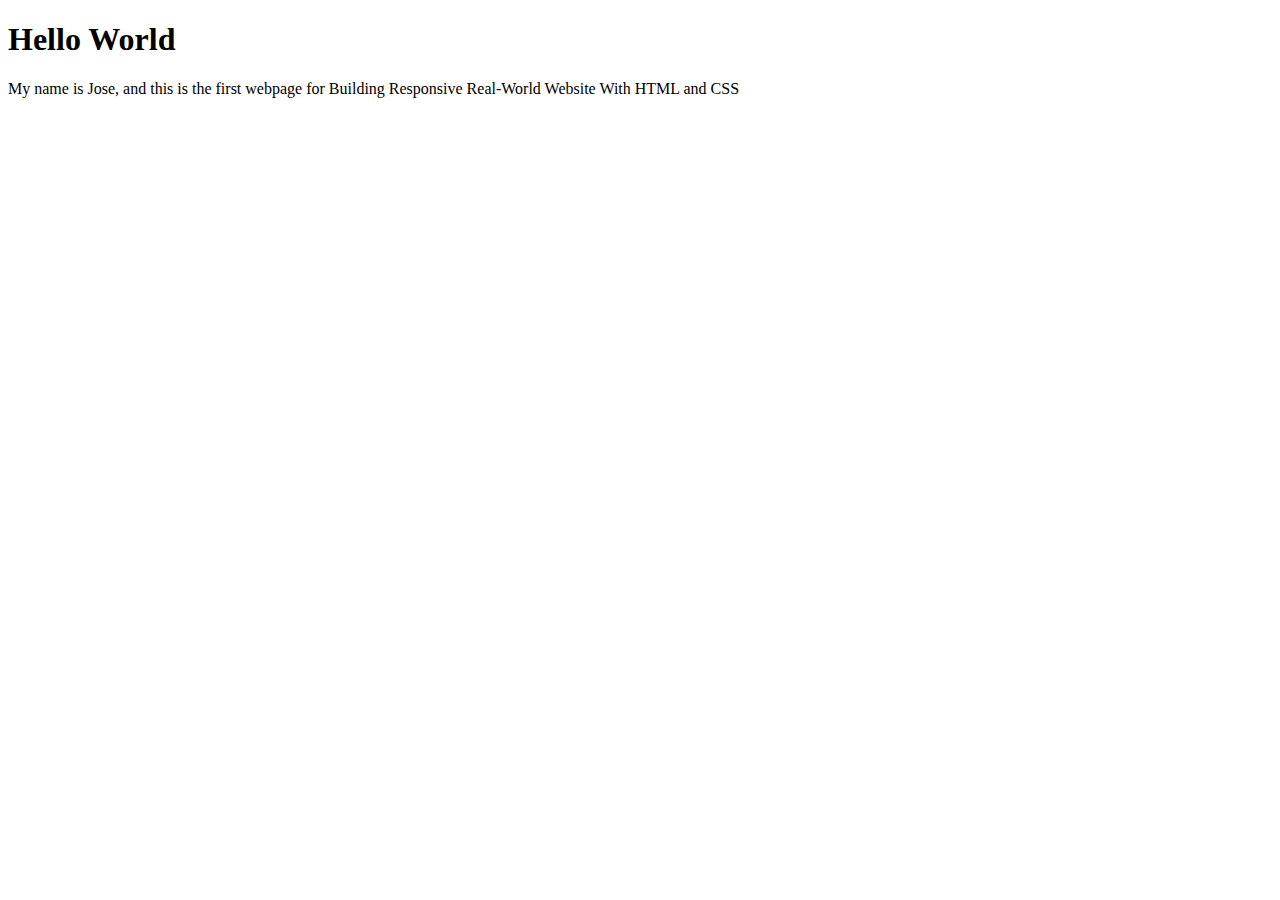
<file: 01-Welcome and First Steps/index.html>
<!DOCTYPE html>
<html lang="en">
  <head>
    <meta charset="UTF-8" />
    <meta http-equiv="X-UA-Compatible" content="IE=edge" />
    <meta name="viewport" content="width=device-width, initial-scale=1.0" />
    <title>Initial Webpage</title>
  </head>
  <body>
    <h1>Hello World</h1>
    <p>
      My name is Jose, and this is the first webpage for Building Responsive
      Real-World Website With HTML and CSS
    </p>
  </body>
</html>
</file>
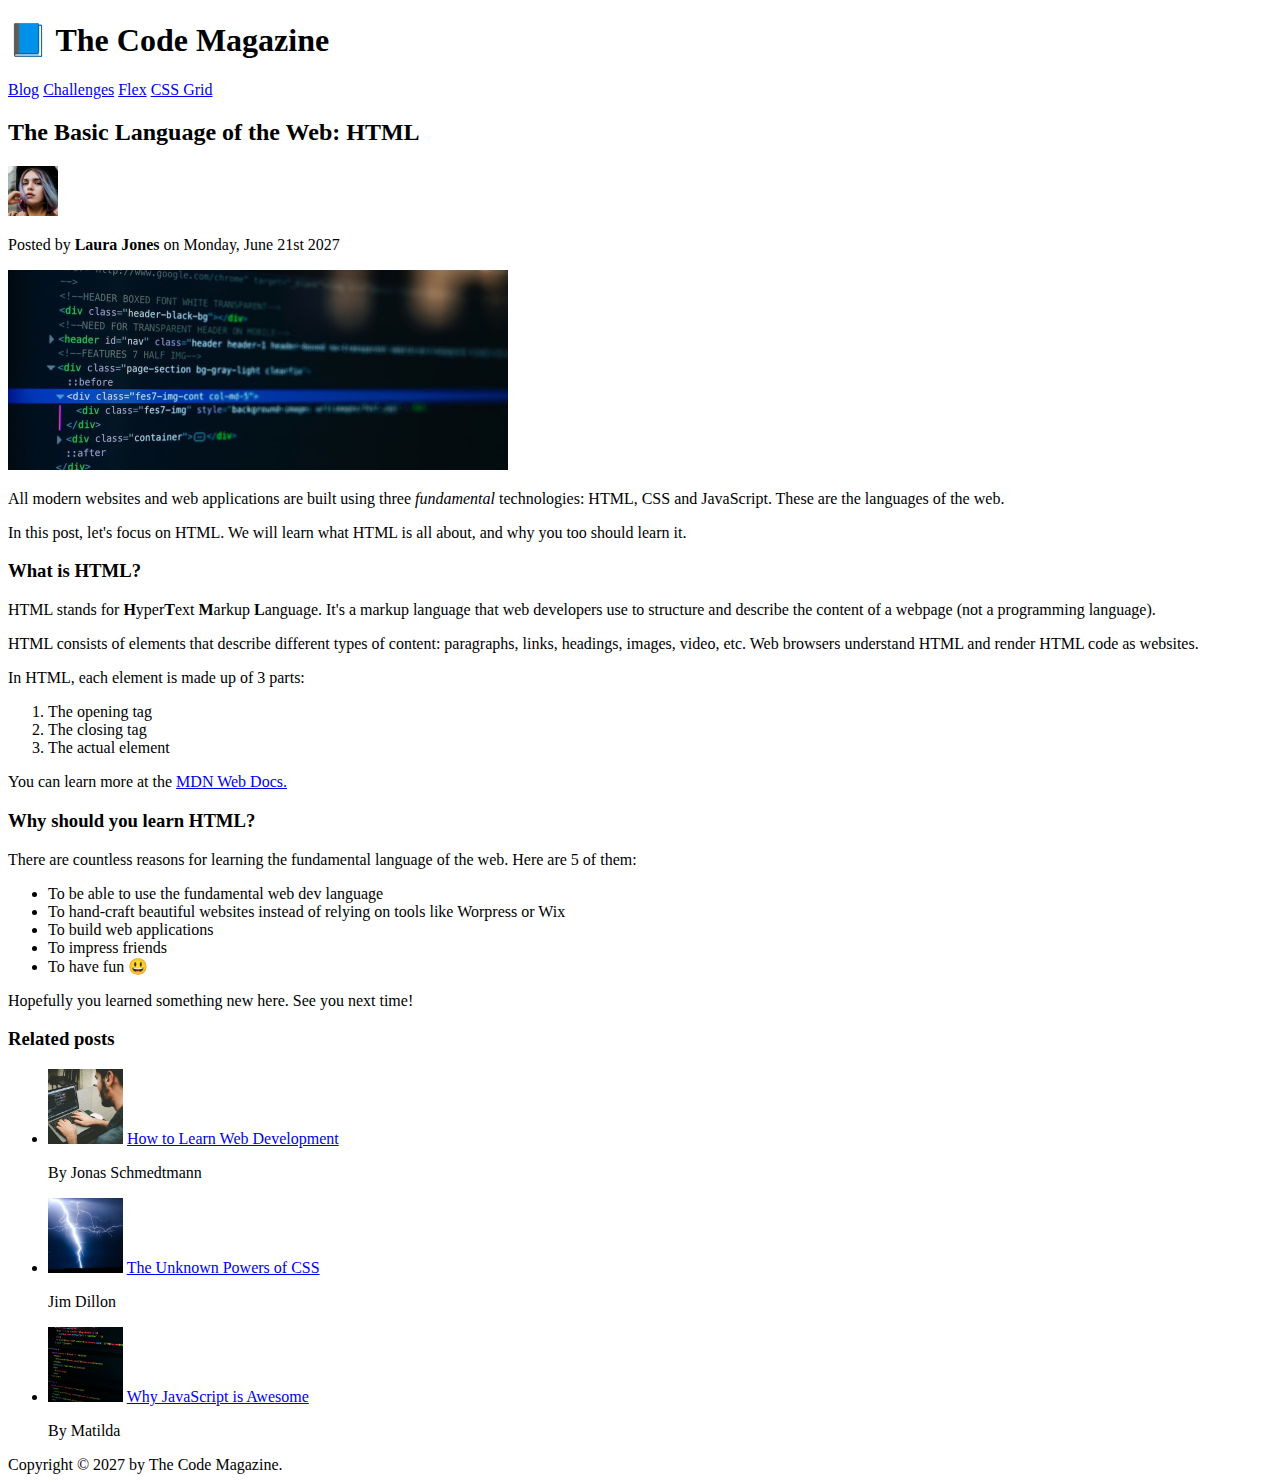
<file: 02-HTML Fundamentals/index.html>
<!DOCTYPE html>
<html lang="en">
  <head>
    <meta charset="UTF-8" />
    <meta http-equiv="X-UA-Compatible" content="IE=edge" />
    <meta name="viewport" content="width=device-width, initial-scale=1.0" />
    <title>The Basic Language of the Web: HTML</title>
  </head>
  <body>
    <header>
      <h1>📘 The Code Magazine</h1>

      <nav>
        <a href="blog.html">Blog</a>
        <a href="#">Challenges</a>
        <a href="#">Flex</a>
        <a href="#">CSS Grid</a>
      </nav>
    </header>

    <article>
      <header>
        <h2>The Basic Language of the Web: HTML</h2>

        <img
          src="../02-HTML Fundamentals/img/laura-jones.jpg"
          alt="Authors picture"
          width="50"
          height="50"
        />

        <p>Posted by <strong>Laura Jones</strong> on Monday, June 21st 2027</p>

        <img
          src="../02-HTML Fundamentals/img/post-img.jpg"
          alt="HTML code on a screen"
          width="500"
          height="200"
        />
      </header>

      <p>
        All modern websites and web applications are built using three
        <em>fundamental</em>
        technologies: HTML, CSS and JavaScript. These are the languages of the
        web.
      </p>
      <p>
        In this post, let's focus on HTML. We will learn what HTML is all about,
        and why you too should learn it.
      </p>

      <h3>What is HTML?</h3>
      <p>
        HTML stands for <strong>H</strong>yper<strong>T</strong>ext
        <strong>M</strong>arkup <strong>L</strong>anguage. It's a markup
        language that web developers use to structure and describe the content
        of a webpage (not a programming language).
      </p>
      <p>
        HTML consists of elements that describe different types of content:
        paragraphs, links, headings, images, video, etc. Web browsers understand
        HTML and render HTML code as websites.
      </p>
      <p>In HTML, each element is made up of 3 parts:</p>

      <ol>
        <li>The opening tag</li>
        <li>The closing tag</li>
        <li>The actual element</li>
      </ol>

      <p>
        You can learn more at the
        <a
          href="https://developer.mozilla.org/en-US/docs/Web/HTML"
          target="_blank"
          >MDN Web Docs.</a
        >
      </p>

      <h3>Why should you learn HTML?</h3>

      <p>
        There are countless reasons for learning the fundamental language of the
        web. Here are 5 of them:
      </p>
      <ul>
        <li>To be able to use the fundamental web dev language</li>
        <li>
          To hand-craft beautiful websites instead of relying on tools like
          Worpress or Wix
        </li>
        <li>To build web applications</li>
        <li>To impress friends</li>
        <li>To have fun 😃</li>
      </ul>
      <p>Hopefully you learned something new here. See you next time!</p>
    </article>

    <aside>
      <h3>Related posts</h3>
      <ul>
        <li>
          <img
            src="img/related-1.jpg"
            alt="Related image 1"
            width="75"
            height="75"
          />
          <a href="#">How to Learn Web Development</a>
          <p>By Jonas Schmedtmann</p>
        </li>
        <li>
          <img
            src="img/related-2.jpg"
            alt="Related image 2"
            width="75"
            height="75"
          />
          <a href="#">The Unknown Powers of CSS</a>
          <p>Jim Dillon</p>
        </li>
        <li>
          <img
            src="img/related-3.jpg"
            alt="Related image 3"
            width="75"
            height="75"
          />
          <a href="#">Why JavaScript is Awesome</a>
          <p>By Matilda</p>
        </li>
      </ul>
    </aside>

    <footer>Copyright &copy; 2027 by The Code Magazine.</footer>
  </body>
</html>
</file>
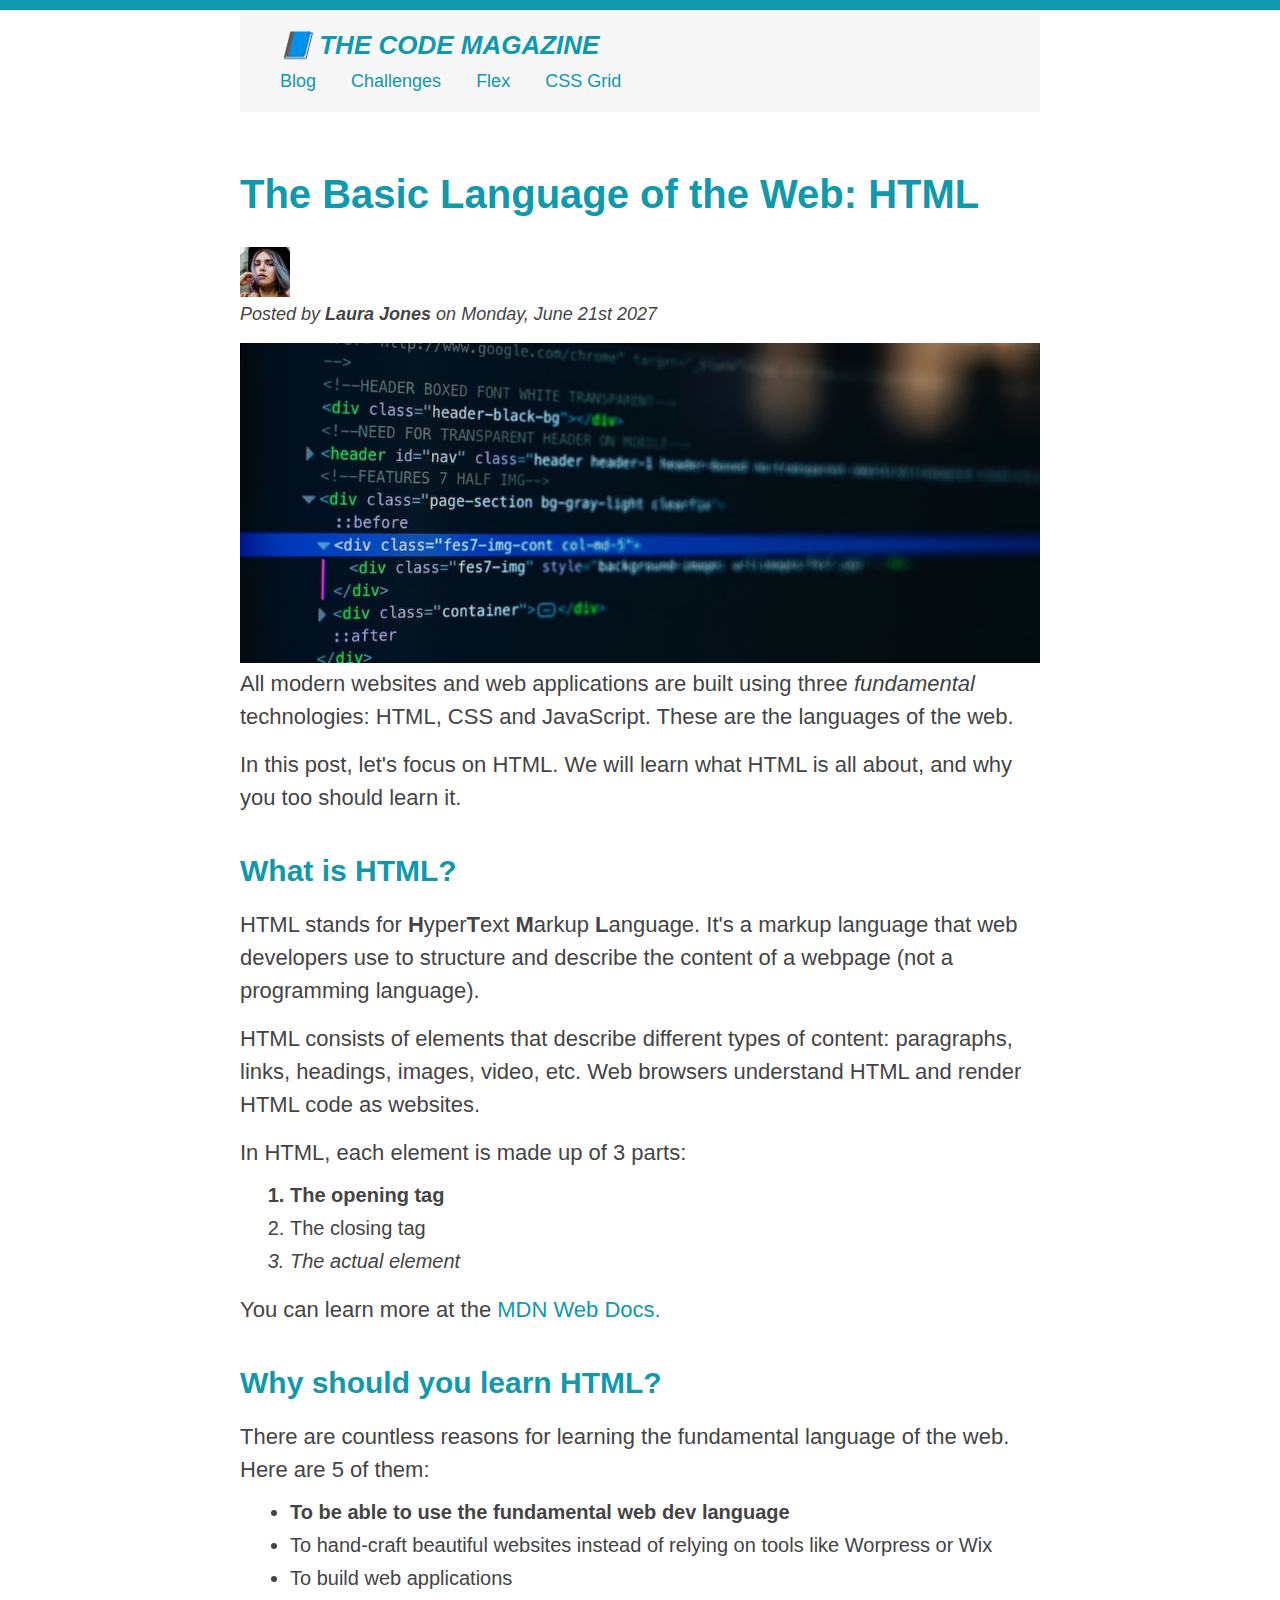
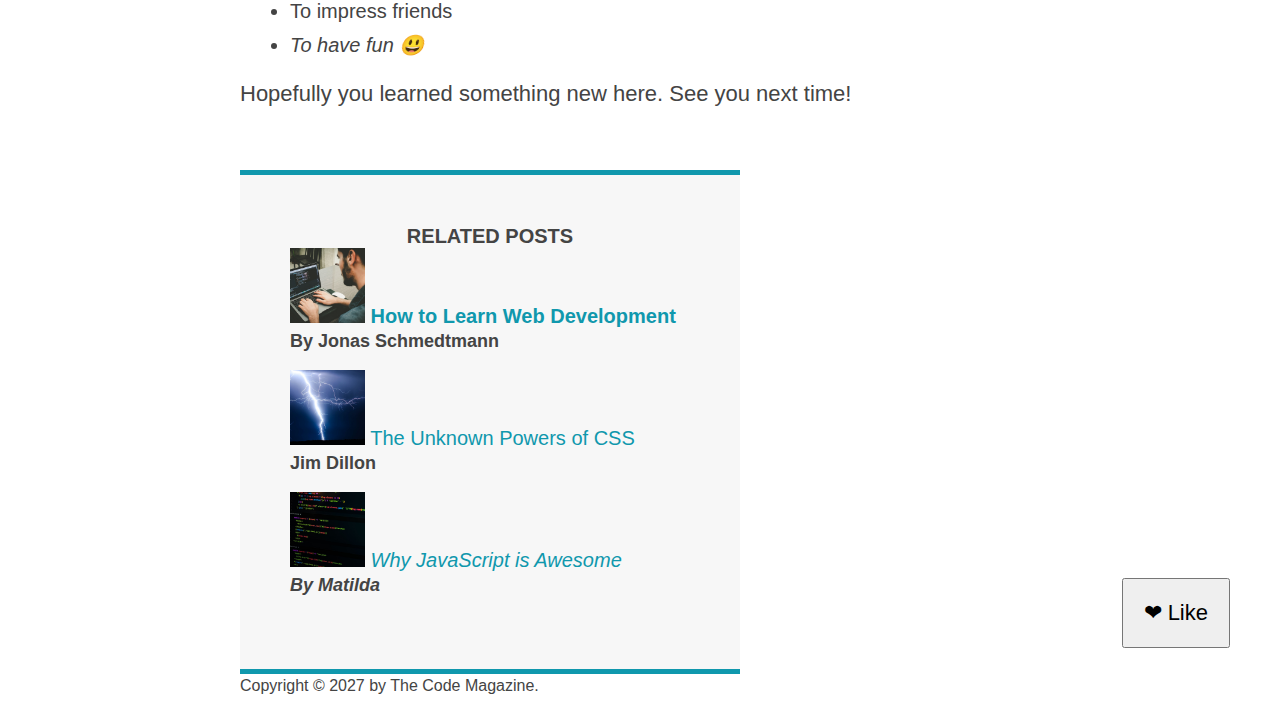
<file: 03-CSS-Fundamentals/index.html>
<!DOCTYPE html>
<html lang="en">
  <head>
    <meta charset="UTF-8" />
    <link href="../03-CSS-Fundamentals/style.css" rel="stylesheet" />
    <meta http-equiv="X-UA-Compatible" content="IE=edge" />
    <meta name="viewport" content="width=device-width, initial-scale=1.0" />
    <title>The Basic Language of the Web: HTML</title>
  </head>
  <body>
    <div class="container">
      <header class="main-header">
        <h1>📘 The Code Magazine</h1>

        <nav>
          <a href="blog.html">Blog</a>
          <a href="#">Challenges</a>
          <a href="#">Flex</a>
          <a href="#">CSS Grid</a>
        </nav>
      </header>

      <article>
        <header class="post-header">
          <h2>The Basic Language of the Web: HTML</h2>

          <img
            src="../02-HTML Fundamentals/img/laura-jones.jpg"
            alt="Authors picture"
            width="50"
            height="50"
          />

          <p id="author">
            Posted by <strong>Laura Jones</strong> on Monday, June 21st 2027
          </p>

          <img
            src="../02-HTML Fundamentals/img/post-img.jpg"
            alt="HTML code on a screen"
            width="500"
            height="200"
            class="post-img"
          />
          <button>❤ Like</button>
        </header>

        <p>
          All modern websites and web applications are built using three
          <em>fundamental</em>
          technologies: HTML, CSS and JavaScript. These are the languages of the
          web.
        </p>
        <p>
          In this post, let's focus on HTML. We will learn what HTML is all
          about, and why you too should learn it.
        </p>

        <h3>What is HTML?</h3>
        <p>
          HTML stands for <strong>H</strong>yper<strong>T</strong>ext
          <strong>M</strong>arkup <strong>L</strong>anguage. It's a markup
          language that web developers use to structure and describe the content
          of a webpage (not a programming language).
        </p>
        <p>
          HTML consists of elements that describe different types of content:
          paragraphs, links, headings, images, video, etc. Web browsers
          understand HTML and render HTML code as websites.
        </p>
        <p>In HTML, each element is made up of 3 parts:</p>

        <ol>
          <li class="first-li">The opening tag</li>
          <li>The closing tag</li>
          <li>The actual element</li>
        </ol>

        <p>
          You can learn more at the
          <a
            href="https://developer.mozilla.org/en-US/docs/Web/HTML"
            target="_blank"
            >MDN Web Docs.</a
          >
        </p>

        <h3>Why should you learn HTML?</h3>

        <p>
          There are countless reasons for learning the fundamental language of
          the web. Here are 5 of them:
        </p>
        <ul>
          <li class="first-li">
            To be able to use the fundamental web dev language
          </li>
          <li>
            To hand-craft beautiful websites instead of relying on tools like
            Worpress or Wix
          </li>
          <li>To build web applications</li>
          <li>To impress friends</li>
          <li>To have fun 😃</li>
        </ul>
        <p>Hopefully you learned something new here. See you next time!</p>
      </article>

      <aside>
        <h4>Related posts</h4>
        <ul class="related">
          <li>
            <img
              src="img/related-1.jpg"
              alt="Related image 1"
              width="75"
              height="75"
            />
            <a href="#">How to Learn Web Development</a>
            <p class="related-author">By Jonas Schmedtmann</p>
          </li>
          <li>
            <img
              src="img/related-2.jpg"
              alt="Related image 2"
              width="75"
              height="75"
            />
            <a href="#">The Unknown Powers of CSS</a>
            <p class="related-author">Jim Dillon</p>
          </li>
          <li>
            <img
              src="img/related-3.jpg"
              alt="Related image 3"
              width="75"
              height="75"
            />
            <a href="#">Why JavaScript is Awesome</a>
            <p class="related-author">By Matilda</p>
          </li>
        </ul>
      </aside>

      <footer>
        <p id="copyright" class="copyright text">
          Copyright &copy; 2027 by The Code Magazine.
        </p>
      </footer>
    </div>
  </body>
</html>
</file>
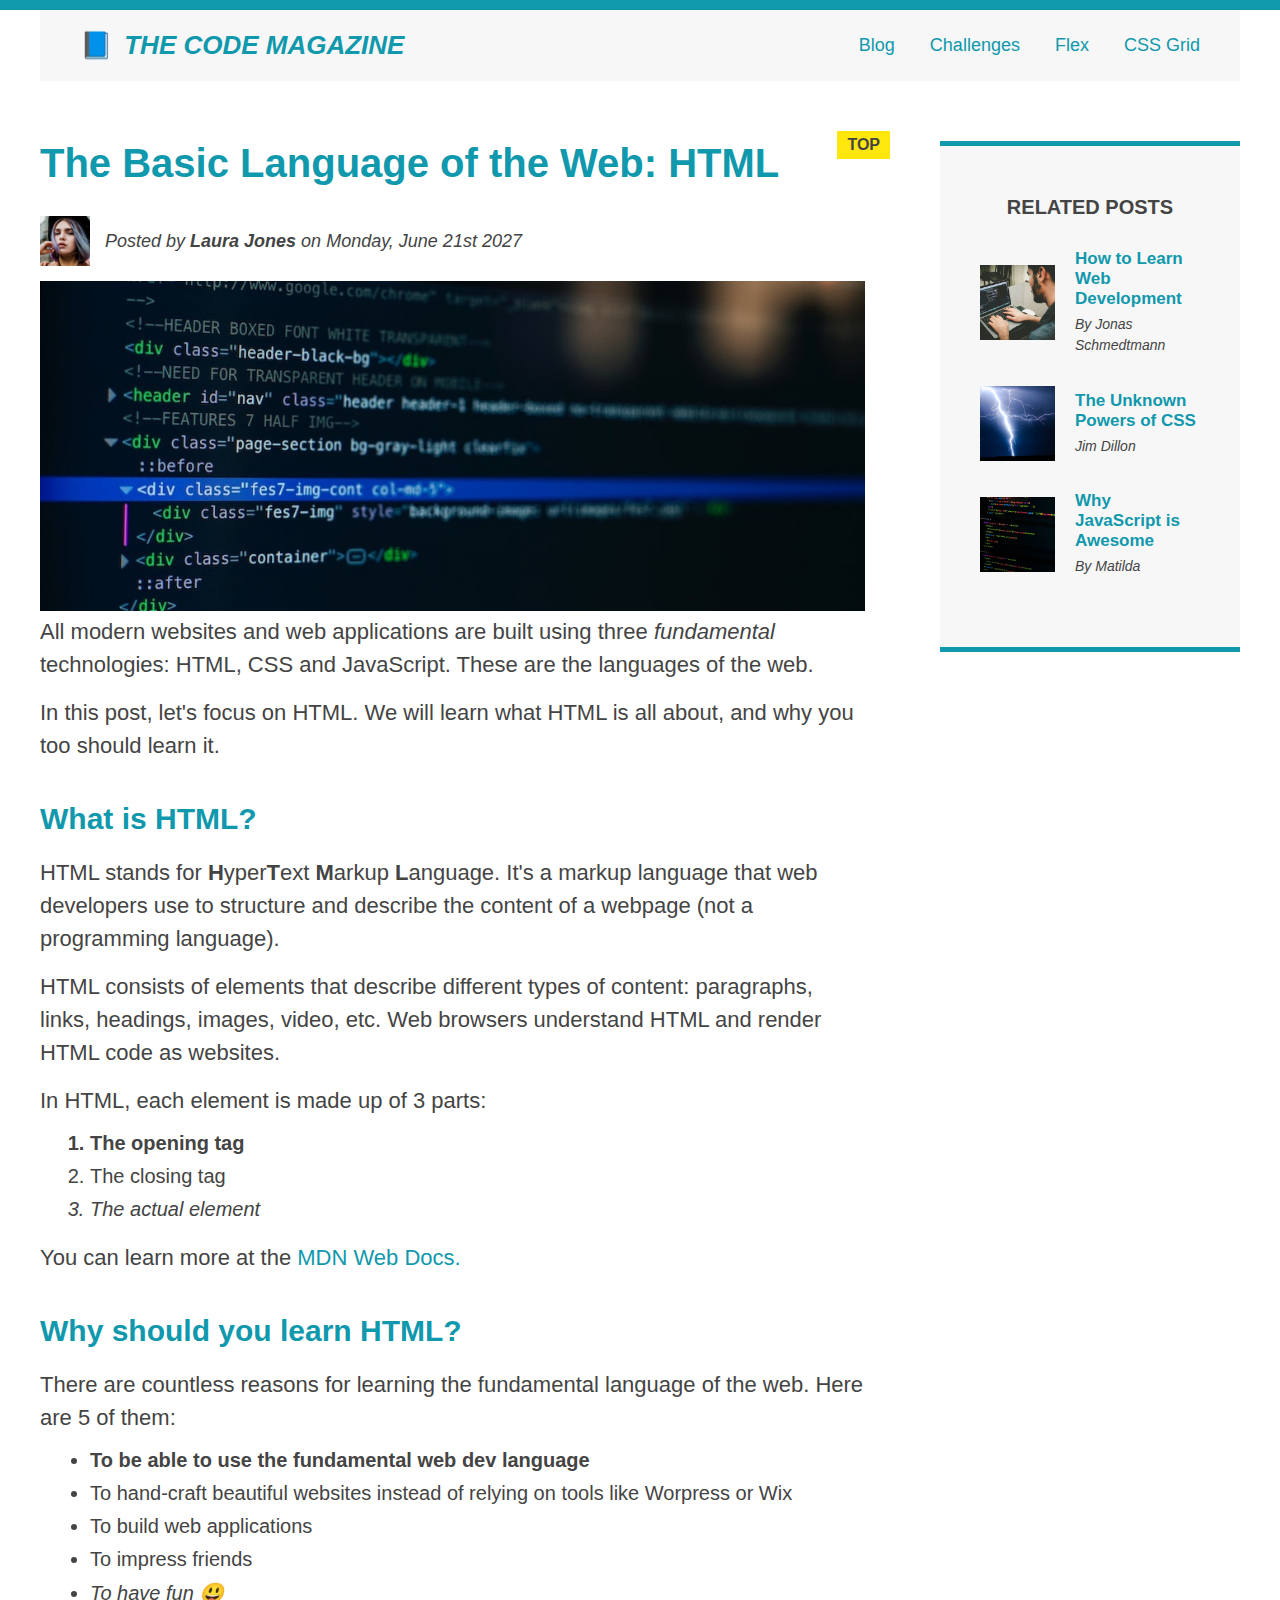
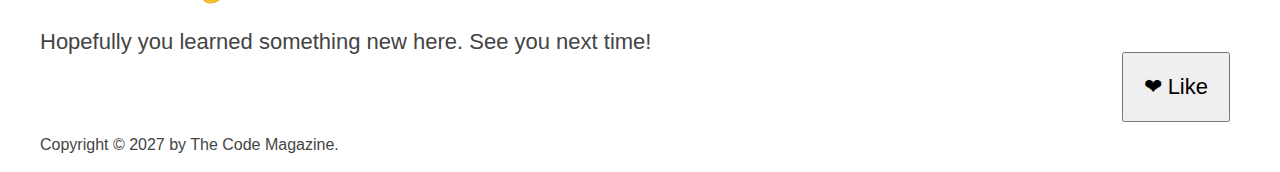
<file: 04-CSS-Layouts/index.html>
<!DOCTYPE html>
<html lang="en">
  <head>
    <meta charset="UTF-8" />
    <link href="../04-CSS-Layouts/style.css" rel="stylesheet" />
    <meta http-equiv="X-UA-Compatible" content="IE=edge" />
    <meta name="viewport" content="width=device-width, initial-scale=1.0" />
    <title>The Basic Language of the Web: HTML</title>
  </head>
  <body>
    <div class="container">
      <header class="main-header clearfix">
        <h1>📘 The Code Magazine</h1>

        <nav>
          <a href="blog.html">Blog</a>
          <a href="#">Challenges</a>
          <a href="flexbox.html">Flex</a>
          <a href="css-grid.html">CSS Grid</a>
        </nav>
      </header>
      <!-- Below only needed for Flexbox layout -->
      <!-- <div class="row"> -->
      <article>
        <header class="post-header">
          <h2>The Basic Language of the Web: HTML</h2>
          <div class="author-box">
            <img
              src="../02-HTML Fundamentals/img/laura-jones.jpg"
              alt="Authors picture"
              width="50"
              height="50"
              class="author-img"
            />

            <p id="author" class="author">
              Posted by <strong>Laura Jones</strong> on Monday, June 21st 2027
            </p>
          </div>
          <img
            src="../02-HTML Fundamentals/img/post-img.jpg"
            alt="HTML code on a screen"
            width="500"
            height="200"
            class="post-img"
          />
          <button>❤ Like</button>
        </header>

        <p>
          All modern websites and web applications are built using three
          <em>fundamental</em>
          technologies: HTML, CSS and JavaScript. These are the languages of the
          web.
        </p>
        <p>
          In this post, let's focus on HTML. We will learn what HTML is all
          about, and why you too should learn it.
        </p>

        <h3>What is HTML?</h3>
        <p>
          HTML stands for <strong>H</strong>yper<strong>T</strong>ext
          <strong>M</strong>arkup <strong>L</strong>anguage. It's a markup
          language that web developers use to structure and describe the content
          of a webpage (not a programming language).
        </p>
        <p>
          HTML consists of elements that describe different types of content:
          paragraphs, links, headings, images, video, etc. Web browsers
          understand HTML and render HTML code as websites.
        </p>
        <p>In HTML, each element is made up of 3 parts:</p>

        <ol>
          <li class="first-li">The opening tag</li>
          <li>The closing tag</li>
          <li>The actual element</li>
        </ol>

        <p>
          You can learn more at the
          <a
            href="https://developer.mozilla.org/en-US/docs/Web/HTML"
            target="_blank"
            >MDN Web Docs.</a
          >
        </p>

        <h3>Why should you learn HTML?</h3>

        <p>
          There are countless reasons for learning the fundamental language of
          the web. Here are 5 of them:
        </p>
        <ul>
          <li class="first-li">
            To be able to use the fundamental web dev language
          </li>
          <li>
            To hand-craft beautiful websites instead of relying on tools like
            Worpress or Wix
          </li>
          <li>To build web applications</li>
          <li>To impress friends</li>
          <li>To have fun 😃</li>
        </ul>
        <p>Hopefully you learned something new here. See you next time!</p>
      </article>

      <aside>
        <h4>Related posts</h4>
        <ul class="related">
          <li class="related-post">
            <img
              src="img/related-1.jpg"
              alt="Related image 1"
              width="75"
              height="75"
            />
            <div>
              <a href="#" class="related-link">How to Learn Web Development</a>
              <p class="related-author">By Jonas Schmedtmann</p>
            </div>
          </li>
          <li class="related-post">
            <img
              src="img/related-2.jpg"
              alt="Related image 2"
              width="75"
              height="75"
            />
            <div>
              <a href="#" class="related-link">The Unknown Powers of CSS</a>
              <p class="related-author">Jim Dillon</p>
            </div>
          </li>
          <li class="related-post">
            <img
              src="img/related-3.jpg"
              alt="Related image 3"
              width="75"
              height="75"
            />
            <div>
              <a href="#" class="related-link">Why JavaScript is Awesome</a>
              <p class="related-author">By Matilda</p>
            </div>
          </li>
        </ul>
      </aside>
      <!-- </div> -->
      <footer>
        <p id="copyright" class="copyright text">
          Copyright &copy; 2027 by The Code Magazine.
        </p>
      </footer>
    </div>
  </body>
</html>
</file>
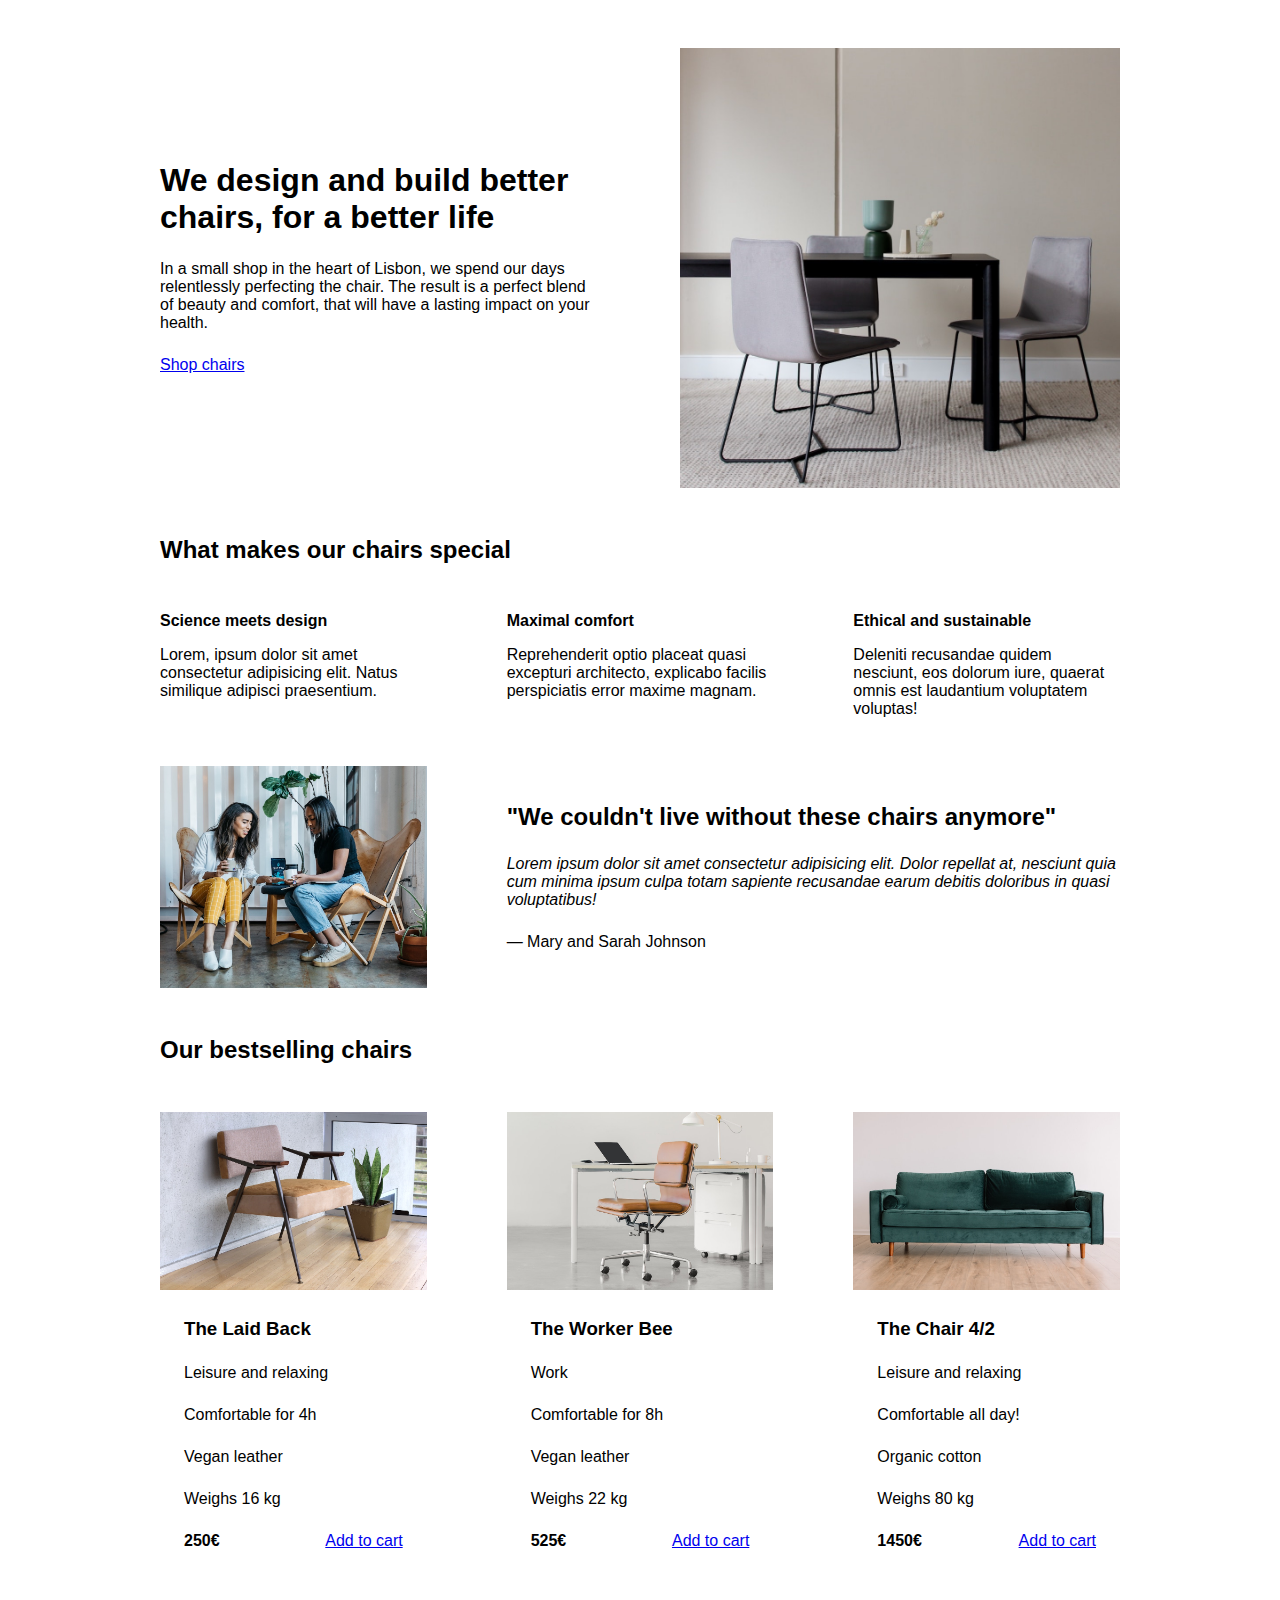
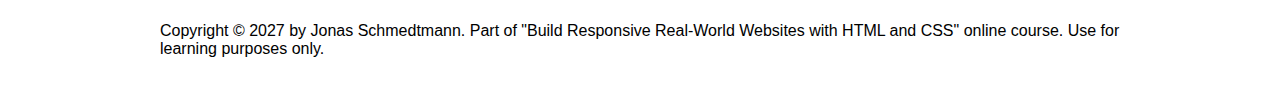
<file: 05-Design/index.html>
<!DOCTYPE html>
<html lang="en">
  <head>
    <meta charset="UTF-8" />
    <meta http-equiv="X-UA-Compatible" content="IE=edge" />
    <meta name="viewport" content="width=device-width, initial-scale=1.0" />

    <link rel="stylesheet" href="style.css" />
    <title>Lisbon Chair Shop</title>
  </head>
  <body>
    <div class="container">
      <header>
        <div class="header-text-box">
          <h1>We design and build better chairs, for a better life</h1>
          <p class="header-text">
            In a small shop in the heart of Lisbon, we spend our days
            relentlessly perfecting the chair. The result is a perfect blend of
            beauty and comfort, that will have a lasting impact on your health.
          </p>
          <a class="btn btn--big" href="#">Shop chairs</a>
        </div>
        <img src="hero.jpg" alt="Photo" />
      </header>

      <section>
        <h2>What makes our chairs special</h2>
        <div class="grid-3-cols">
          <div>
            <p class="features-title"><strong>Science meets design</strong></p>
            <p class="features-text">
              Lorem, ipsum dolor sit amet consectetur adipisicing elit. Natus
              similique adipisci praesentium.
            </p>
          </div>

          <div>
            <p class="features-title">
              <strong>Maximal comfort</strong>
            </p>
            <p class="features-text">
              Reprehenderit optio placeat quasi excepturi architecto, explicabo
              facilis perspiciatis error maxime magnam.
            </p>
          </div>

          <div>
            <p class="features-title">
              <strong>Ethical and sustainable</strong>
            </p>
            <p class="features-text">
              Deleniti recusandae quidem nesciunt, eos dolorum iure, quaerat
              omnis est laudantium voluptatem voluptas!
            </p>
          </div>
        </div>
      </section>

      <section class="testimonial-section">
        <div class="grid-3-cols">
          <img src="customers.jpg" alt="People sitting on chairs" />
          <div class="testimonial-box">
            <h2>"We couldn't live without these chairs anymore"</h2>
            <blockquote class="testimonial-text">
              Lorem ipsum dolor sit amet consectetur adipisicing elit. Dolor
              repellat at, nesciunt quia cum minima ipsum culpa totam sapiente
              recusandae earum debitis doloribus in quasi voluptatibus!
            </blockquote>
            <p class="testimonial-author">&mdash; Mary and Sarah Johnson</p>
          </div>
        </div>
      </section>

      <section>
        <h2>Our bestselling chairs</h2>
        <div class="grid-3-cols">
          <figure class="chair">
            <img src="chair-1.jpg" alt="Chair" />
            <div class="chair-box">
              <h3>The Laid Back</h3>
              <ul class="chair-details">
                <li>
                  <!-- Span is a generic INLINE text element, it doesn't have any meaning. It's like a div element, but inline -->
                  <span>Leisure and relaxing</span>
                </li>
                <li>
                  <span>Comfortable for 4h</span>
                </li>
                <li>
                  <span>Vegan leather</span>
                </li>
                <li>
                  <span>Weighs 16 kg</span>
                </li>
              </ul>
              <div class="chair-price">
                <strong>250€</strong>
                <a href="#" class="btn btn--small">Add to cart</a>
              </div>
            </div>
          </figure>

          <figure class="chair">
            <img src="chair-2.jpg" alt="Chair" />
            <div class="chair-box">
              <h3>The Worker Bee</h3>
              <ul class="chair-details">
                <li>
                  <span>Work</span>
                </li>
                <li>
                  <span>Comfortable for 8h</span>
                </li>
                <li>
                  <span>Vegan leather</span>
                </li>
                <li>
                  <span>Weighs 22 kg</span>
                </li>
              </ul>
              <div class="chair-price">
                <strong>525€</strong>
                <a href="#" class="btn btn--small">Add to cart</a>
              </div>
            </div>
          </figure>

          <figure class="chair">
            <img src="chair-3.jpg" alt="Chair" />
            <div class="chair-box">
              <h3>The Chair 4/2</h3>
              <ul class="chair-details">
                <li>
                  <span>Leisure and relaxing</span>
                </li>
                <li>
                  <span>Comfortable all day!</span>
                </li>
                <li>
                  <span>Organic cotton</span>
                </li>
                <li>
                  <span>Weighs 80 kg</span>
                </li>
              </ul>
              <div class="chair-price">
                <strong>1450€</strong>
                <a href="#" class="btn btn--small">Add to cart</a>
              </div>
            </div>
          </figure>
        </div>
      </section>

      <footer>
        Copyright &copy; 2027 by Jonas Schmedtmann. Part of "Build Responsive
        Real-World Websites with HTML and CSS" online course. Use for learning
        purposes only.
      </footer>
    </div>
  </body>
</html>
</file>
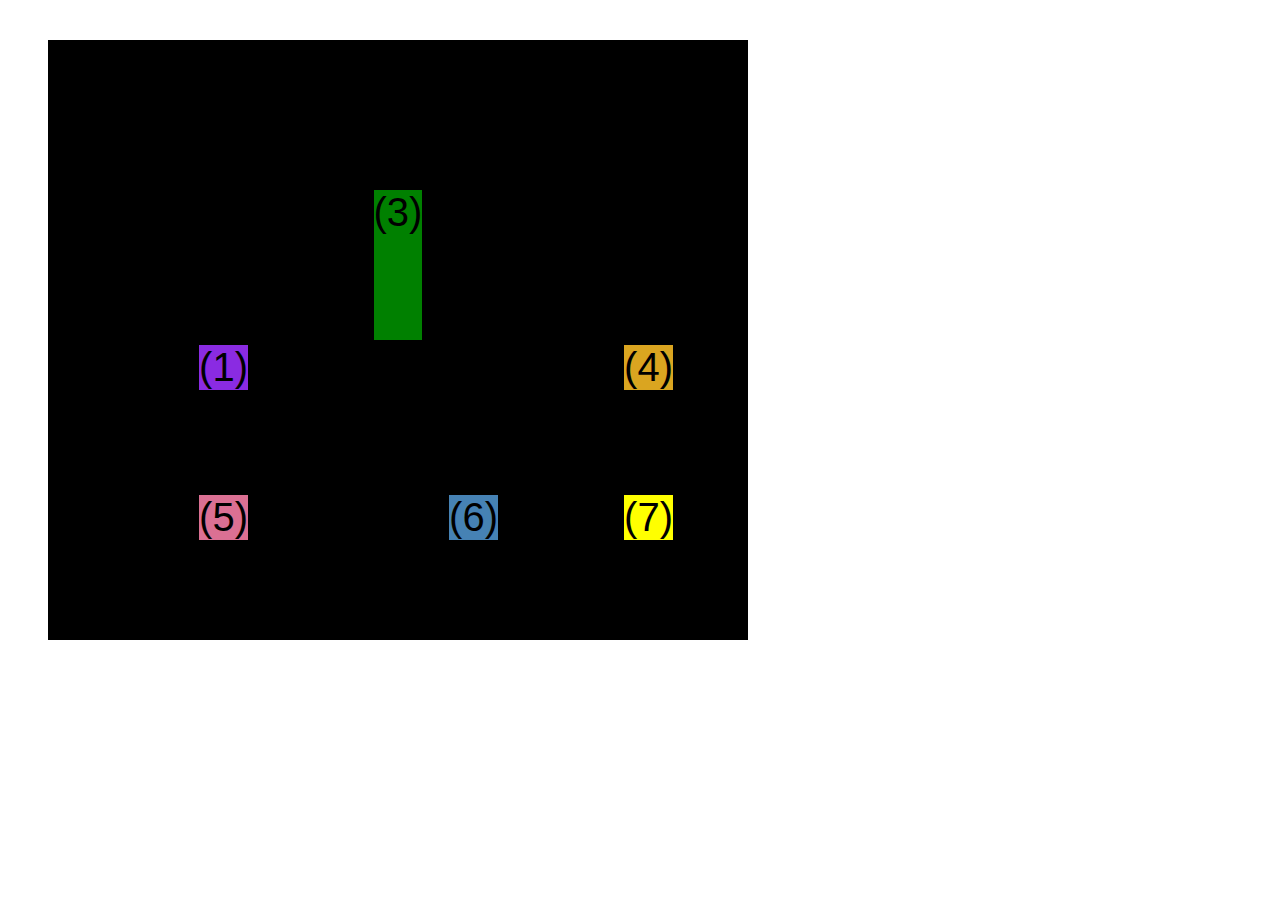
<file: 04-CSS-Layouts/css-grid.html>
<!DOCTYPE html>
<html lang="en">
  <head>
    <meta charset="UTF-8" />
    <meta http-equiv="X-UA-Compatible" content="IE=edge" />
    <meta name="viewport" content="width=device-width, initial-scale=1.0" />
    <title>CSS Grid</title>
    <style>
      .el--1 {
        background-color: blueviolet;
      }
      .el--2 {
        background-color: orangered;
      }
      .el--3 {
        background-color: green;
        height: 150px;
      }
      .el--4 {
        background-color: goldenrod;
      }
      .el--5 {
        background-color: palevioletred;
      }
      .el--6 {
        background-color: steelblue;
      }
      .el--7 {
        background-color: yellow;
      }
      .el--8 {
        background-color: crimson;
      }

      .container--1 {
        /* STARTER */
        font-family: sans-serif;
        background-color: #ddd;
        font-size: 30px;
        margin: 40px;

        /* CSS GRID */
        display: grid;
        /* grid-template-columns: 1fr 1fr 1fr 1fr; */
        grid-template-columns: repeat(4, 1fr);
        /* grid-template-rows: 300px 200px; */
        grid-template-rows: 1fr 1fr;
        /* gap: 30px; */
        column-gap: 20px;
        row-gap: 40px;
        /* TEMPORARY */
        display: none;
      }

      .el--8 {
        grid-column: 2 / 3;
        grid-row: 1 / 2;
      }

      .el--2 {
        /* grid-column: 1 / 4; */
        /* grid-column: 1 / span 4; */
        grid-column: 1 / -1;
        grid-row: 2;
      }

      .el--6 {
        /* grid-row: 3 / 6; */
      }

      .container--2 {
        /* STARTER */
        font-family: sans-serif;
        background-color: black;
        font-size: 40px;
        margin: 40px;

        width: 700px;
        height: 600px;

        /* CSS GRID */
        display: grid;
        grid-template-columns: 125px 200px 125px;
        grid-template-rows: 250px 100px;
        gap: 50px;

        /* Aligning tracks inside container:display: distribute empty space; */
        justify-content: center;
        align-content: center;

        /* Align the items INSIDE cells: moving items around inside cells */
        align-items: end;
        justify-items: end;
      }

      .el--3 {
        align-self: center;
        justify-self: center;
      }
    </style>
  </head>
  <body>
    <div class="container--1">
      <div class="el el--1">(1) HTML</div>
      <div class="el el--2">(2) and</div>
      <div class="el el--3">(3) CSS</div>
      <div class="el el--4">(4) are</div>
      <div class="el el--5">(5) amazing</div>
      <div class="el el--6">(6) languages</div>
      <div class="el el--7">(7) to</div>
      <div class="el el--8">(8) learn</div>
    </div>

    <div class="container--2">
      <div class="el el--1">(1)</div>
      <div class="el el--3">(3)</div>
      <div class="el el--4">(4)</div>
      <div class="el el--5">(5)</div>
      <div class="el el--6">(6)</div>
      <div class="el el--7">(7)</div>
    </div>
  </body>
</html>
</file>
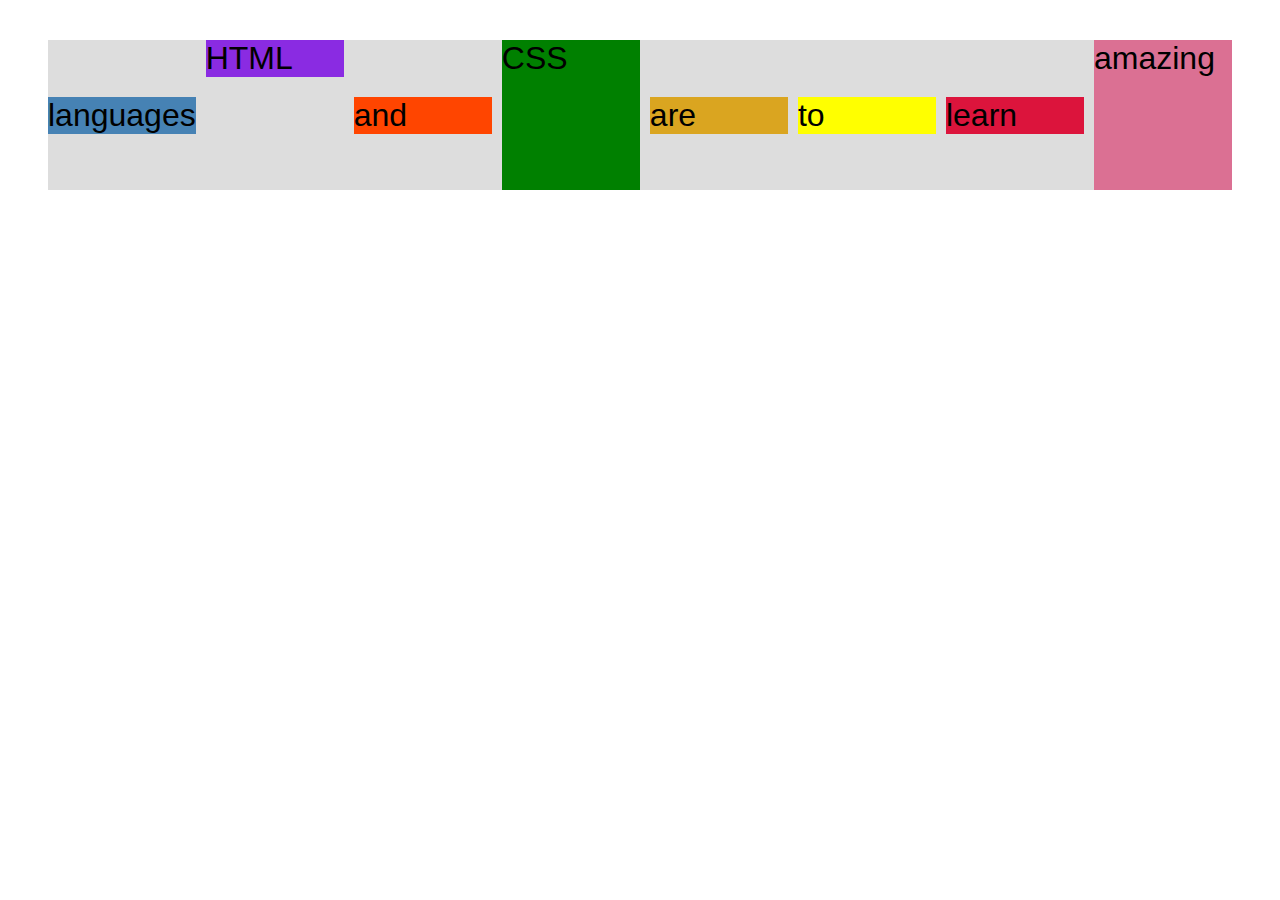
<file: 04-CSS-Layouts/flexbox.html>
<!DOCTYPE html>
<html lang="en">
  <head>
    <meta charset="UTF-8" />
    <meta http-equiv="X-UA-Compatible" content="IE=edge" />
    <meta name="viewport" content="width=device-width, initial-scale=1.0" />
    <title>Flexbox</title>
    <style>
      .el--1 {
        background-color: blueviolet;
      }
      .el--2 {
        background-color: orangered;
      }
      .el--3 {
        background-color: green;
        height: 150px;
      }
      .el--4 {
        background-color: goldenrod;
      }
      .el--5 {
        background-color: palevioletred;
      }
      .el--6 {
        background-color: steelblue;
      }
      .el--7 {
        background-color: yellow;
      }
      .el--8 {
        background-color: crimson;
      }

      .container {
        /* STARTER */
        font-family: sans-serif;
        background-color: #ddd;
        font-size: 32px;
        margin: 40px;

        /* FLEXBOX */
        display: flex;
        align-items: center;
        justify-content: flex-start;
        gap: 10px;
      }

      .el {
        /*
        DEFAULT
        flex-grow: 0;
        flex-shrink: 1;
        flex-basis: auto; */
        /* flex-basis: 200px; */
        /* flex-shrink: 0; */
        /* flex: 0 0 200px; */
        /* flex-grow: 1; */
        flex: 1;
      }

      .el--1 {
        align-self: flex-start;
        /* flex-grow: 2; */
      }

      .el--5 {
        align-self: stretch;
        order: 1;
      }

      .el--6 {
        order: -1;
      }
    </style>
  </head>
  <body>
    <div class="container">
      <div class="el el--1">HTML</div>
      <div class="el el--2">and</div>
      <div class="el el--3">CSS</div>
      <div class="el el--4">are</div>
      <div class="el el--5">amazing</div>
      <div class="el el--6">languages</div>
      <div class="el el--7">to</div>
      <div class="el el--8">learn</div>
    </div>
  </body>
</html>
</file>
<file: 03-CSS-Fundamentals/style.css>
* {
  /* border-top: 10px solid #1098ad; */
  margin: 0;
  padding: 0;
}

body {
  color: #444;
  font-family: sans-serif;
  border-top: 10px solid #1098ad;
  position: relative;
}

.container {
  width: 800px;
  /* margin-left: auto;
  margin-right: auto; */
  margin: 0 auto;
}

.main-header {
  background-color: #f7f7f7;
  /* padding: 20px;
  padding-left: 40px;
  padding-right: 40px; */
  padding: 20px 40px;
  margin-bottom: 60px;
}

aside {
  background-color: #f7f7f7;
  border-top: 5px solid #1098ad;
  border-bottom: 5px solid #1098ad;
  padding: 50px 0;
  width: 500px;
}

nav {
  font-size: 18px;
}

article {
  margin-bottom: 60px;
}

post-header {
  margin-bottom: 40px;
}

/*SMALLER ELEMENTS*/
h1,
h2,
h3 {
  color: #1098ad;
}

h1 {
  font-size: 26px;
  text-transform: uppercase;
  font-style: italic;
}

h2 {
  font-size: 40px;
  margin-bottom: 30px;
}

h3 {
  font-size: 30px;
  margin-bottom: 20px;
  margin-top: 40px;
}

h4 {
  font-size: 20px;
  text-transform: uppercase;
  text-align: center;
}

p {
  font-size: 22px;
  line-height: 1.5;
  margin-bottom: 15px;
}

ul,
ol {
  margin-left: 50px;
  margin-bottom: 20px;
}

li {
  font-size: 20px;
  margin-bottom: 10px;
}

li:last-child {
  margin-bottom: 0;
}

/* footer p {
  font-size: 16px;
} */

/*article header p {
  font-style: italic;
}*/

#author {
  font-style: italic;
  font-size: 18px;
}

#copyright {
  font-size: 16px;
}

.related-author {
  font-size: 18px;
  font-weight: bold;
}

.related {
  list-style: none;
}

/* .first-li {
  font-weight: bold;
} */

li:first-child {
  font-weight: bold;
}

li:last-child {
  font-style: italic;
}

li:nth-child(even) {
  /* color: red; */
}

/*Misconception: this won't work */
article p:first-child {
  color: red;
}

/*Styling links LVHA */
a:link {
  color: #1098ad;
  text-decoration: none;
}

a:visited {
  color: #1098ad;
}

a:hover {
  color: orangered;
  font-weight: bold;
  text-decoration: underline orangered;
}

a:active {
  background-color: black;
  font-style: italic;
}

/*Resolving conflict */
/* #copyright {
  color: red;
}

.copyright {
  color: blue;
}

.text {
  color: yellow;
}

footer p {
  color: green !important;
} */

.post-img {
  width: 100%;
  height: auto;
}

nav a:link {
  /* background-color: orangered;
  margin: 20px;
  padding: 20px;
  display: block; */
  margin-right: 30px;
  margin-top: 10px;
  display: inline-block;
}

nav a:link:last-child {
  margin-right: 0;
}

button {
  font-size: 22px;
  padding: 20px;
  cursor: pointer;
  position: absolute;
  bottom: 50px;
  right: 50px;
}
</file>
<file: 04-CSS-Layouts/style.css>
* {
  /* border-top: 10px solid #1098ad; */
  margin: 0;
  padding: 0;
  box-sizing: border-box;
}

body {
  color: #444;
  font-family: sans-serif;
  border-top: 10px solid #1098ad;
  position: relative;
}

.container {
  width: 1200px;
  /* margin-left: auto;
  margin-right: auto; */
  margin: 0 auto;
}

.main-header {
  background-color: #f7f7f7;
  /* padding: 20px;
  padding-left: 40px;
  padding-right: 40px; */
  padding: 20px 40px;
}

aside {
  background-color: #f7f7f7;
  border-top: 5px solid #1098ad;
  border-bottom: 5px solid #1098ad;
  padding: 50px 40px;
}

nav {
  font-size: 18px;
  text-align: center;
}

article {
}

post-header {
  margin-bottom: 40px;
}

/*SMALLER ELEMENTS*/
h1,
h2,
h3 {
  color: #1098ad;
}

h1 {
  font-size: 26px;
  text-transform: uppercase;
  font-style: italic;
}

h2 {
  font-size: 40px;
  margin-bottom: 30px;
}

h3 {
  font-size: 30px;
  margin-bottom: 20px;
  margin-top: 40px;
}

h4 {
  font-size: 20px;
  text-transform: uppercase;
  text-align: center;
  margin-bottom: 30px;
}

p {
  font-size: 22px;
  line-height: 1.5;
  margin-bottom: 15px;
}

ul,
ol {
  margin-left: 50px;
  margin-bottom: 20px;
}

li {
  font-size: 20px;
  margin-bottom: 10px;
}

li:last-child {
  margin-bottom: 0;
}

/* footer p {
  font-size: 16px;
} */

/*article header p {
  font-style: italic;
}*/

#author {
  font-style: italic;
  font-size: 18px;
}

#copyright {
  font-size: 16px;
}

.related-author {
  font-size: 18px;
  font-weight: bold;
}

.related {
  list-style: none;
  margin-left: 0;
}

/* .first-li {
  font-weight: bold;
} */

li:first-child {
  font-weight: bold;
}

li:last-child {
  font-style: italic;
}

li:nth-child(even) {
  /* color: red; */
}

/*Misconception: this won't work */
article p:first-child {
  color: red;
}

/*Styling links LVHA */
a:link {
  color: #1098ad;
  text-decoration: none;
}

a:visited {
  color: #1098ad;
}

a:hover {
  color: orangered;
  font-weight: bold;
  text-decoration: underline orangered;
}

a:active {
  background-color: black;
  font-style: italic;
}

/*Resolving conflict */
/* #copyright {
  color: red;
}

.copyright {
  color: blue;
}

.text {
  color: yellow;
}

footer p {
  color: green !important;
} */

.post-img {
  width: 100%;
  height: auto;
}

nav a:link {
  /* background-color: orangered;
  margin: 20px;
  padding: 20px;
  display: block; */
  margin-right: 30px;
  /* margin-top: 10px; */
  display: inline-block;
}

nav a:link:last-child {
  margin-right: 0;
}

button {
  font-size: 22px;
  padding: 20px;
  cursor: pointer;
  position: absolute;
  bottom: 50px;
  right: 50px;
}

h1::first-letter {
  font-style: normal;
  margin-right: 5px;
}

h3 + p::first-line {
  /* color: red; */
}

h2 {
  position: relative;
}

h2::after {
  content: "TOP";
  background-color: #ffe70e;
  color: #444;
  font-size: 16px;
  font-weight: bold;
  display: inline-block;
  padding: 5px 10px;
  position: absolute;
  top: -10px;
  right: -25px;
}

/* FLOATS  */
/* .author-img {
  float: left;
  margin-bottom: 20px;
}

.author {
  float: left;
  margin-top: 10px;
  margin-left: 20px;
}

h1 {
  float: left;
}

nav {
  float: right;
}

.clear {
  clear: both;
}

.clearfix::after {
  clear: both;
  content: "";
  display: block;
}

article {
  width: 825px;
  float: left;
}

aside {
  width: 300px;
  float: right;
}

footer {
  clear: both;
} */

/* FLEXBOX */
.main-header {
  display: flex;
  align-items: center;
  justify-content: space-between;
}

.author-box {
  display: flex;
  align-items: center;
  margin-bottom: 15px;
}

.author {
  margin-bottom: 0;
  margin-left: 15px;
}

.related-post {
  display: flex;
  align-items: center;
  gap: 20px;
  margin-bottom: 30px;
}

.related-link:link {
  font-size: 17px;
  font-weight: bold;
  font-style: normal;
  margin-bottom: 5px;
  display: block;
}

.related-author {
  margin-bottom: 0;
  font-size: 14px;
  font-weight: normal;
  font-style: italic;
}

/* FLEXBOT LAYOUT */
/* .row {
  display: flex;
  align-items: flex-start;
  gap: 75px;
  margin-bottom: 0;
}

article {
  flex: 1;
  margin-bottom: 0;
}

aside {
  flex: 0 0 300px;
} */

/* CSS GRID LAYOUT */
.container {
  display: grid;
  grid-template-columns: 1fr 300px;
  column-gap: 75px;
  row-gap: 60px;
  align-items: start;
}

.main-header {
  grid-column: 1 / -1;
}

article {
}

aside {
}

footer {
  grid-column: 1 / -1;
}
</file>
<file: 05-Design/style.css>
/*
SPACING SYSTEM (px)
2 / 4 / 8 / 12 / 16 / 24 / 32 / 48 / 64 / 80 / 96 / 128

FONT SIZE SYSTEM (px)
10 / 12 / 14 / 16 / 18 / 20 / 24 / 30 / 36 / 44 / 52 / 62 / 74 / 86 / 98
*/

* {
  margin: 0;
  padding: 0;
  box-sizing: border-box;
}

/* ------------------------ */
/* GENERAL STYLES */
/* ------------------------ */
body {
  font-family: sans-serif;
}

.container {
  width: 960px;
  margin: 0 auto;
}

header,
section {
  margin-bottom: 48px;
}

h2 {
  margin-bottom: 48px;
}

.grid-3-cols {
  display: grid;
  grid-template-columns: repeat(3, 1fr);
  column-gap: 80px;
}

/* ------------------------ */
/* COMPONENT STYLES */
/* ------------------------ */

/* HEADER */
header {
  display: grid;
  grid-template-columns: repeat(2, 1fr);
  column-gap: 80px;
  margin-top: 48px;
}

.header-text-box {
  align-self: center;
}

h1 {
  margin-bottom: 24px;
}

.header-text {
  margin-bottom: 24px;
}

img {
  width: 100%;
}

/* FEATURES */
.features-icon {
}

.features-title {
  margin-bottom: 16px;
}

.features-text {
}

/* TESTIMONIAL */
.testimonial-section {
}

.testimonial-box {
  grid-column: 2 / -1;
  align-self: center;
}

.testimonial-box h2 {
  margin-bottom: 24px;
}

.testimonial-text {
  font-style: italic;
  margin-bottom: 24px;
}

/* CHAIRS */
.chair-box {
  padding: 24px;
}

h3 {
  margin-bottom: 24px;
}

.chair-details {
  list-style: none;
  margin-bottom: 24px;
}

.chair-details li {
  display: flex;
  align-items: center;
  gap: 12px;
  margin-bottom: 24px;
}

.chair-details li:last-child {
  margin-bottom: 0;
}

.chair-icon {
}

.chair-price {
  display: flex;
  justify-content: space-between;
}

footer {
  margin-bottom: 48px;
}
</file>
